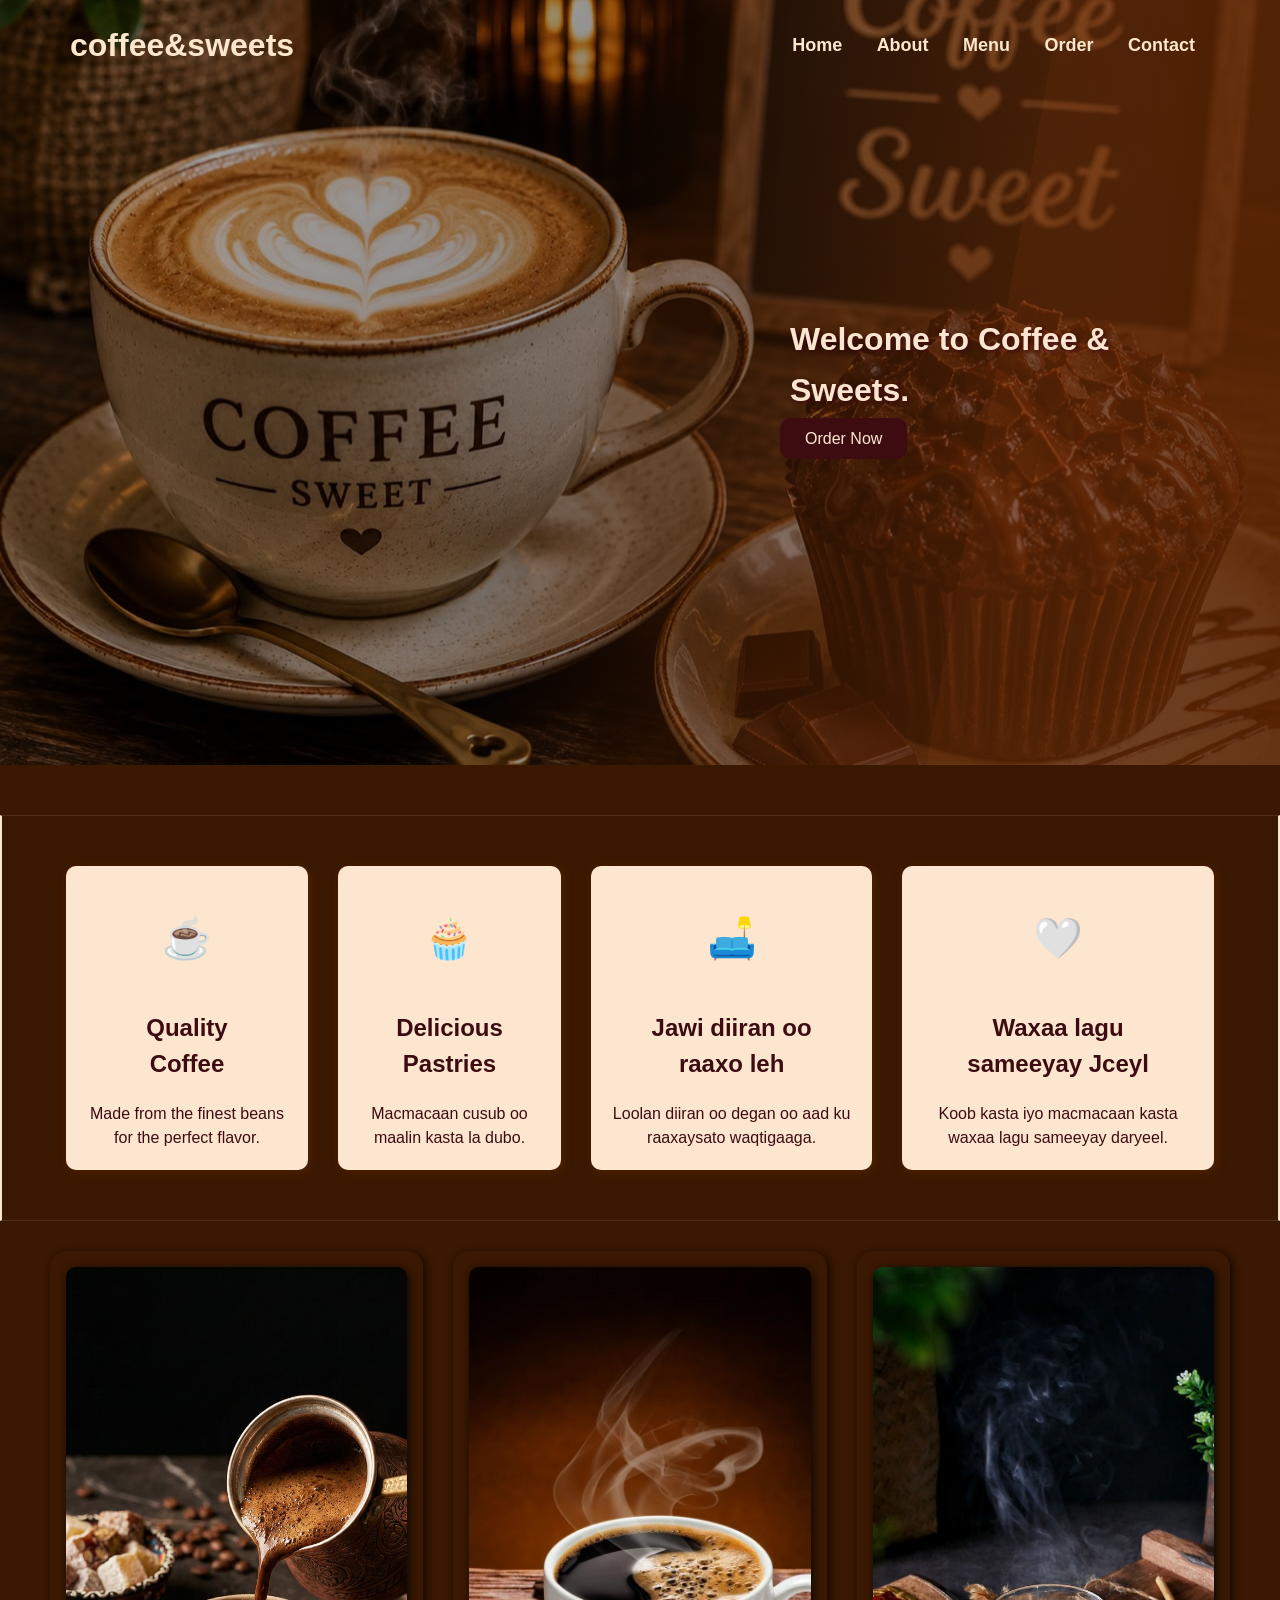
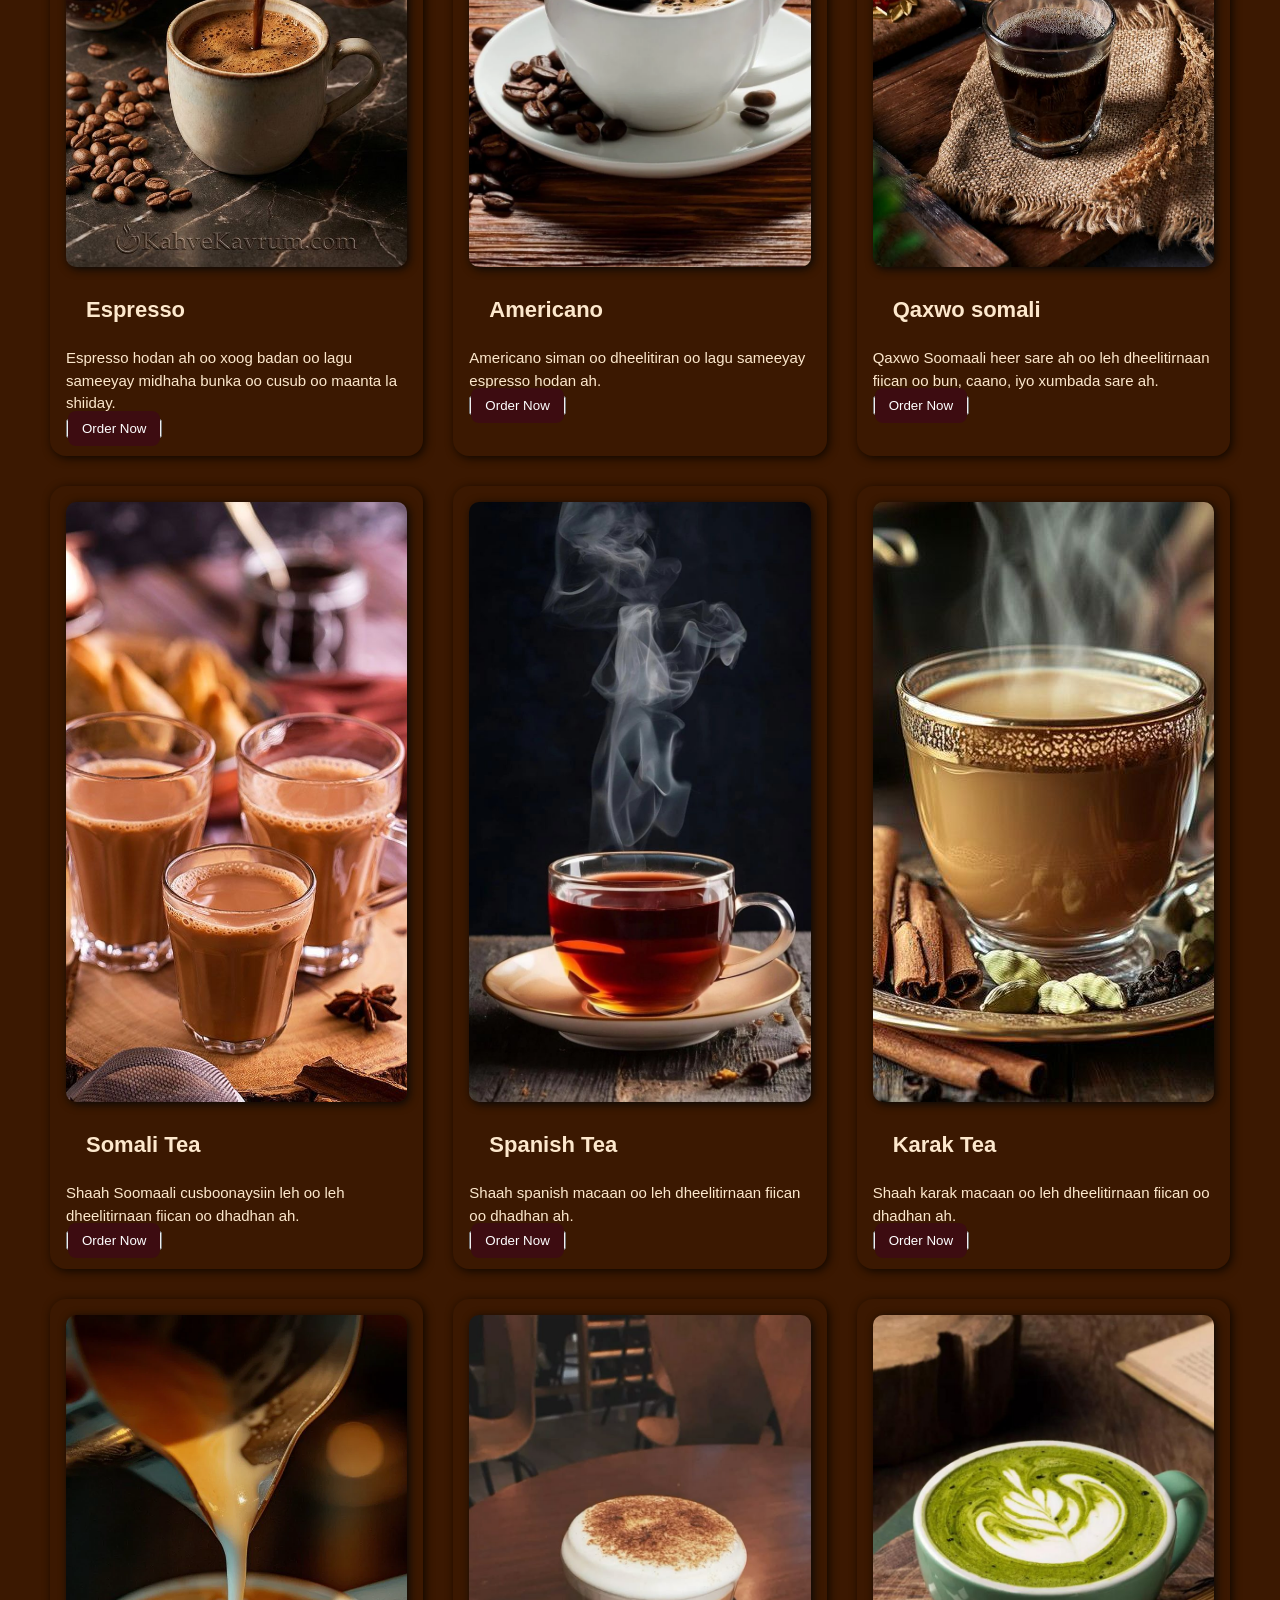
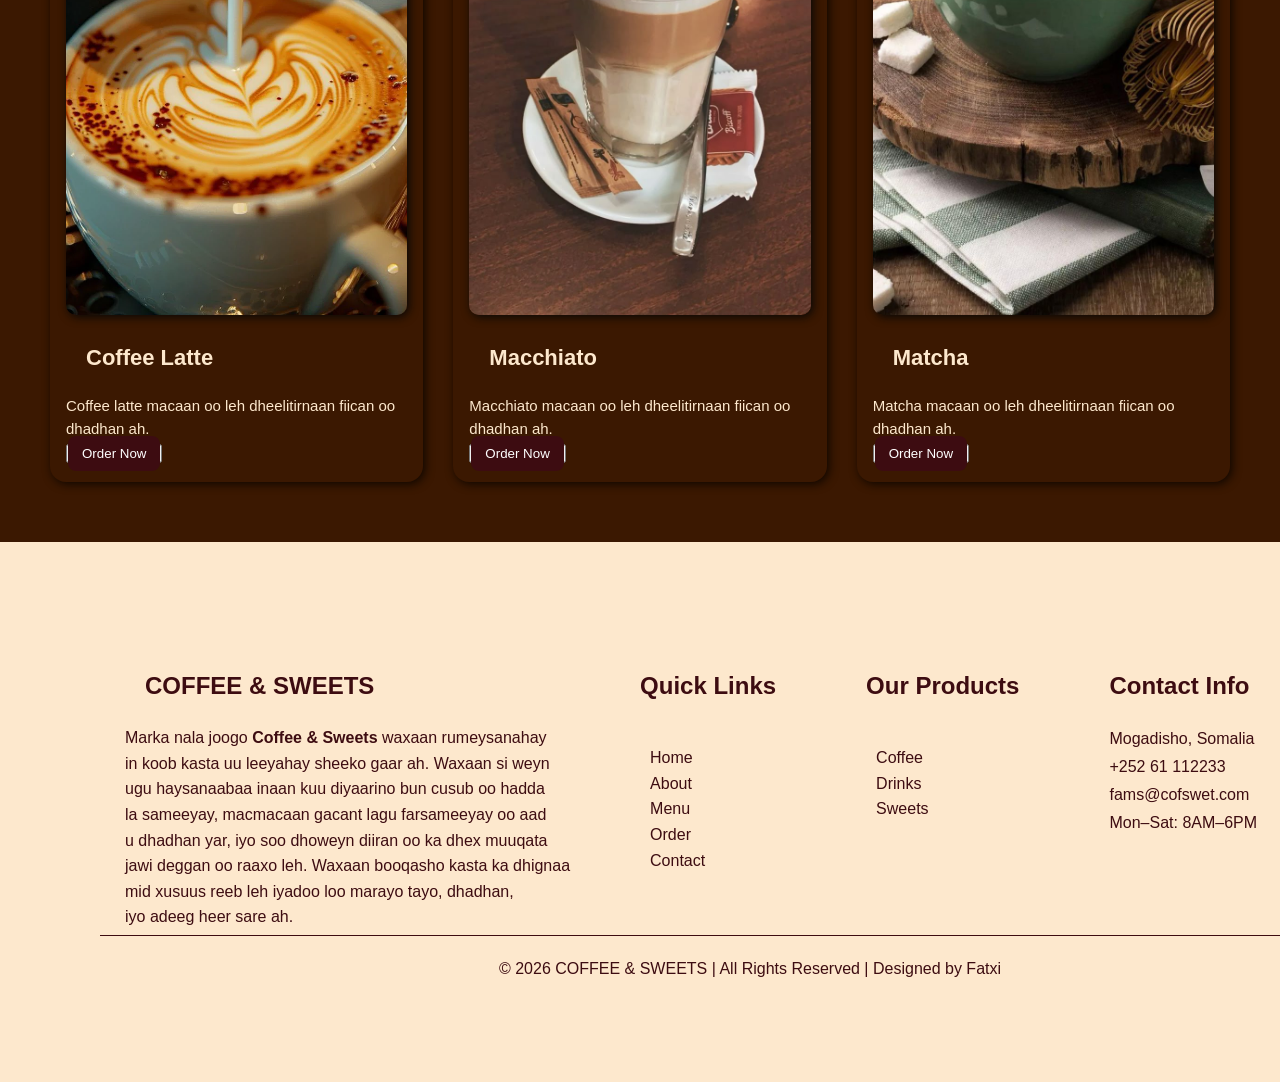
<file: index.html>
<!DOCTYPE html>
<html lang="en">
<head>
    <meta charset="UTF-8">
    <meta name="viewport" content="width=device-width, initial-scale=1.0">
    <title>Coffee & Sweets</title>
    <link rel="stylesheet" href="styl.css">

</head>
<body>

<header class="header">
    <div class="logo">coffee&sweets</div>

    <nav class="nav">
        <div>
            <a href="index.html">Home</a>
            <a href="about.html">About</a>
            <a href="menu.html">Menu</a>
            <a href="order.html">Order</a>
            <a href="contact.html">Contact</a>
        </div>
        <i class="bi bi-compass"></i>
    </nav>

    
</header>

<section class="hero">

    <div class="overlay">

        <div class="content">
            <h1>Welcome to Coffee & Sweets.</h1>

           

             <a href="oder" class="btn">Order Now</a>
        </div>
    </div>
</section>

<section class="features">

    <div class="boxn">
        <h3>☕</h3>
        <h2>Quality Coffee</h2>
        <p>Made from the finest beans for the perfect flavor.</p>
    </div>

    <div class="boxn">
        <h3>🧁</h3>
        <h2>Delicious Pastries</h2>
        <p>Macmacaan cusub oo maalin kasta la dubo.</p>
    </div>

    <div class="boxn">
        <h3>🛋️</h3>
        <h2>Jawi diiran oo raaxo leh</h2>
        <p>Loolan diiran oo degan oo aad ku raaxaysato waqtigaaga.</p>
    </div>

    <div class="boxn">
        <h3>🤍</h3>
        <h2>Waxaa lagu sameeyay Jceyl</h2>
        <p>Koob kasta iyo macmacaan kasta waxaa lagu sameeyay daryeel.</p>
    </div>

</section>
<div class="main">
    <div class="boxs">
        <div class="box1">
            <img src="espresso.jfif" alt="Coffee 1" class="sawir">
            <h2>Espresso</h2>
           <p>Espresso hodan ah oo xoog badan oo lagu sameeyay midhaha bunka oo cusub oo maanta la shiiday.</p>
           <button class="order-button"><a href="order.html">Order Now</a></button>
        </div>
        <div class="box2">
            <img src="americano.webp" alt="Dessert 1" class="sawir">
            <h2>Americano</h2>
            <p>Americano siman oo dheelitiran oo lagu sameeyay espresso hodan ah.</p>
            <button class="order-button"><a href="order.html">Order Now</a></button>
        </div>
        <div class="box3">
            <img src="qaxwo.jfif" alt="Coffee 2" class="sawir">
            <h2>Qaxwo somali</h2>
            <p>Qaxwo Soomaali heer sare ah oo leh dheelitirnaan fiican oo bun, caano, iyo xumbada sare ah.</p>
            <button class="order-button"><a href="order.html">Order Now</a></button>
       </div>
       <div class="box4">
          <img src="somali tea.jfif" alt="Dessert 2" class="sawir">
          <h2>Somali Tea</h2>
          <p>Shaah Soomaali cusboonaysiin leh oo leh dheelitirnaan fiican oo dhadhan ah.</p>
          <button class="order-button"><a href="order.html">Order Now</a></button>
       </div>
       <div class="box5">
          <img src="spanish tea.jfif" alt="Coffee 3" class="sawir">
          <h2>Spanish Tea</h2>
          <p>Shaah spanish macaan oo leh dheelitirnaan fiican oo dhadhan ah.</p>
          <button class="order-button"><a href="order.html">Order Now</a></button>
       </div>
       <div class="box6">
          <img src="karak tea.jfif" alt="Dessert 3" class="sawir">
          <h2>Karak Tea</h2>
          <p>Shaah karak macaan oo leh dheelitirnaan fiican oo dhadhan ah.</p>
         <button class="order-button"><a href="order.html">Order Now</a></button>
       </div>
       <div class="box7">
          <img src="coffee latte.webp" alt="Coffee 4" class="sawir">
          <h2>Coffee Latte</h2>
          <p>Coffee latte macaan oo leh dheelitirnaan fiican oo dhadhan ah.</p>
          <button class="order-button"><a href="order.html">Order Now</a></button>
       </div>
       <div class="box8">
          <img src="macchiato.jfif" alt="Dessert 4" class="sawir">
          <h2>Macchiato</h2>
          <p>Macchiato macaan oo leh dheelitirnaan fiican oo dhadhan ah.</p>
          <button class="order-button"><a href="order.html">Order Now</a></button>
       </div>
       <div class="box9">
          <img src="matcha.jfif" alt="Coffee 5" class="sawir">
          <h2>Matcha</h2>
          <p>Matcha macaan oo leh dheelitirnaan fiican oo dhadhan ah.</p>
          <button><a href="order.html">Order Now</a></button>
       </div>
    </div>   
</div>
</body>
<footer class="footern" style="width: 1500px;">
        <div class="footer-box">
            <div class="tex1">
                <h2> COFFEE & SWEETS</h2>
                <p>
                  Marka nala joogo <strong>Coffee & Sweets</strong> waxaan rumeysanahay <br>
                  in koob kasta uu leeyahay sheeko gaar ah. Waxaan si weyn  <br>
                  ugu haysanaabaa inaan kuu diyaarino bun cusub oo hadda  <br>
                  la sameeyay, macmacaan gacant lagu farsameeyay oo aad <br>
                   u dhadhan yar, iyo soo dhoweyn diiran oo ka dhex muuqata <br>
                   jawi deggan oo raaxo leh. Waxaan booqasho kasta ka dhignaa <br>
                    mid xusuus reeb leh iyadoo loo marayo tayo, dhadhan, <br>
                    iyo adeeg heer sare ah.
                </p>
            </div>
        </div>
        <div class="footer-box">
            <div class="tex2">          
               <h3>Quick Links</h3>

               <ul>
                  <li><a href="#">Home</a></li>
                  <li><a href="#">About</a></li>
                  <li><a href="#">Menu</a></li>
                  <li><a href="#">Order</a></li>
                  <li><a href="#">Contact</a></li>
               </ul>
           </div>
        </div>

        <div class="footer-box">
            <div class="tex3"> 
                <h3>Our Products</h3>
                <ul>
                    <li><a href="#">Coffee</a></li>
                    <li><a href="#">Drinks</a></li>
                    <li><a href="#">Sweets</a></li>
                </ul>
            </div>
        </div>
         <div class="footer-box">
            <div class="tex4"> 
                <h3>Contact Info</h3>
                <p><i class="fas fa-location-dot"></i> Mogadisho, Somalia</p>
                <p><i class="fas fa-phone"></i>+252 61 112233</p>
                <p><i class="fas fa-envelope"></i> fams@cofswet.com</p>
                <p><i class="far fa-clock"></i>Mon–Sat: 8AM–6PM</p>
            </div>
         </div>    
       

    

    <hr>

    <div class="copyright">
       <p class="copy"> © 2026 COFFEE & SWEETS | All Rights Reserved | Designed by Fatxi</p>
    </div>

</footer>
</html>
</file>
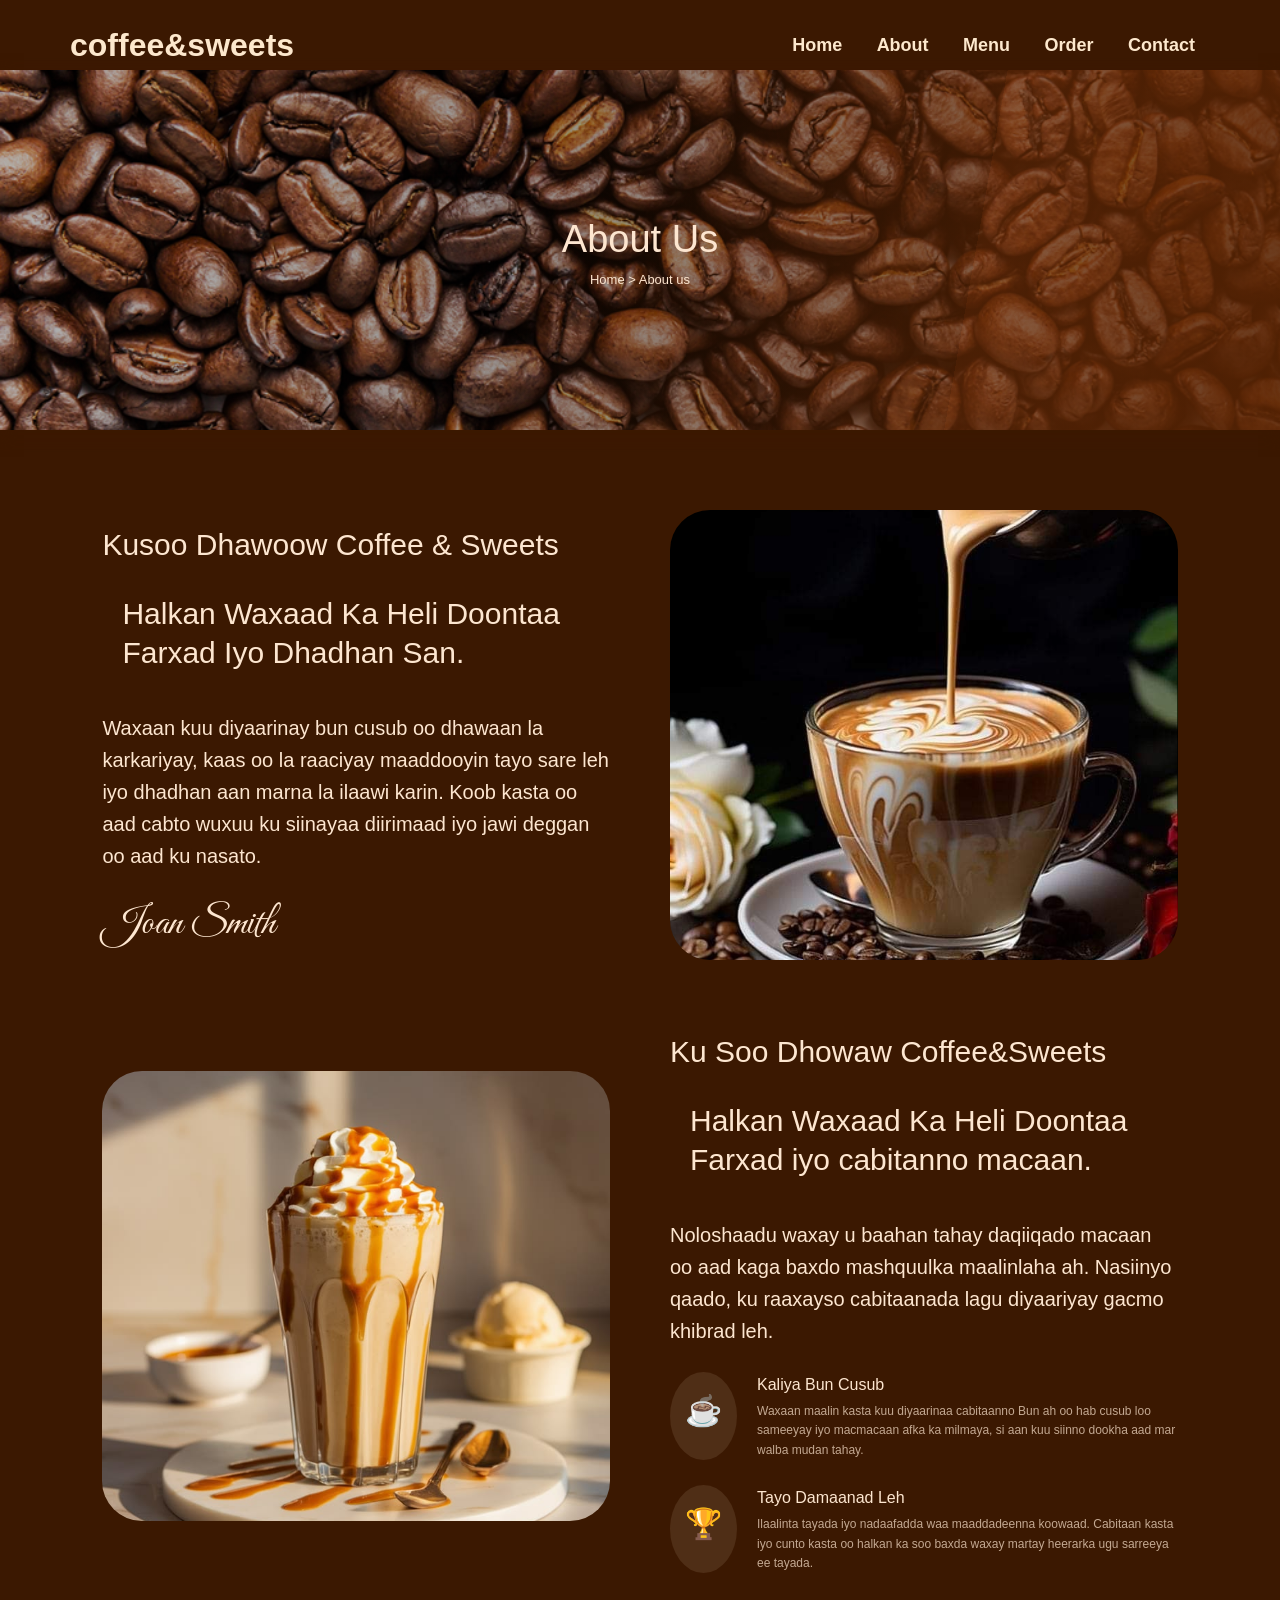
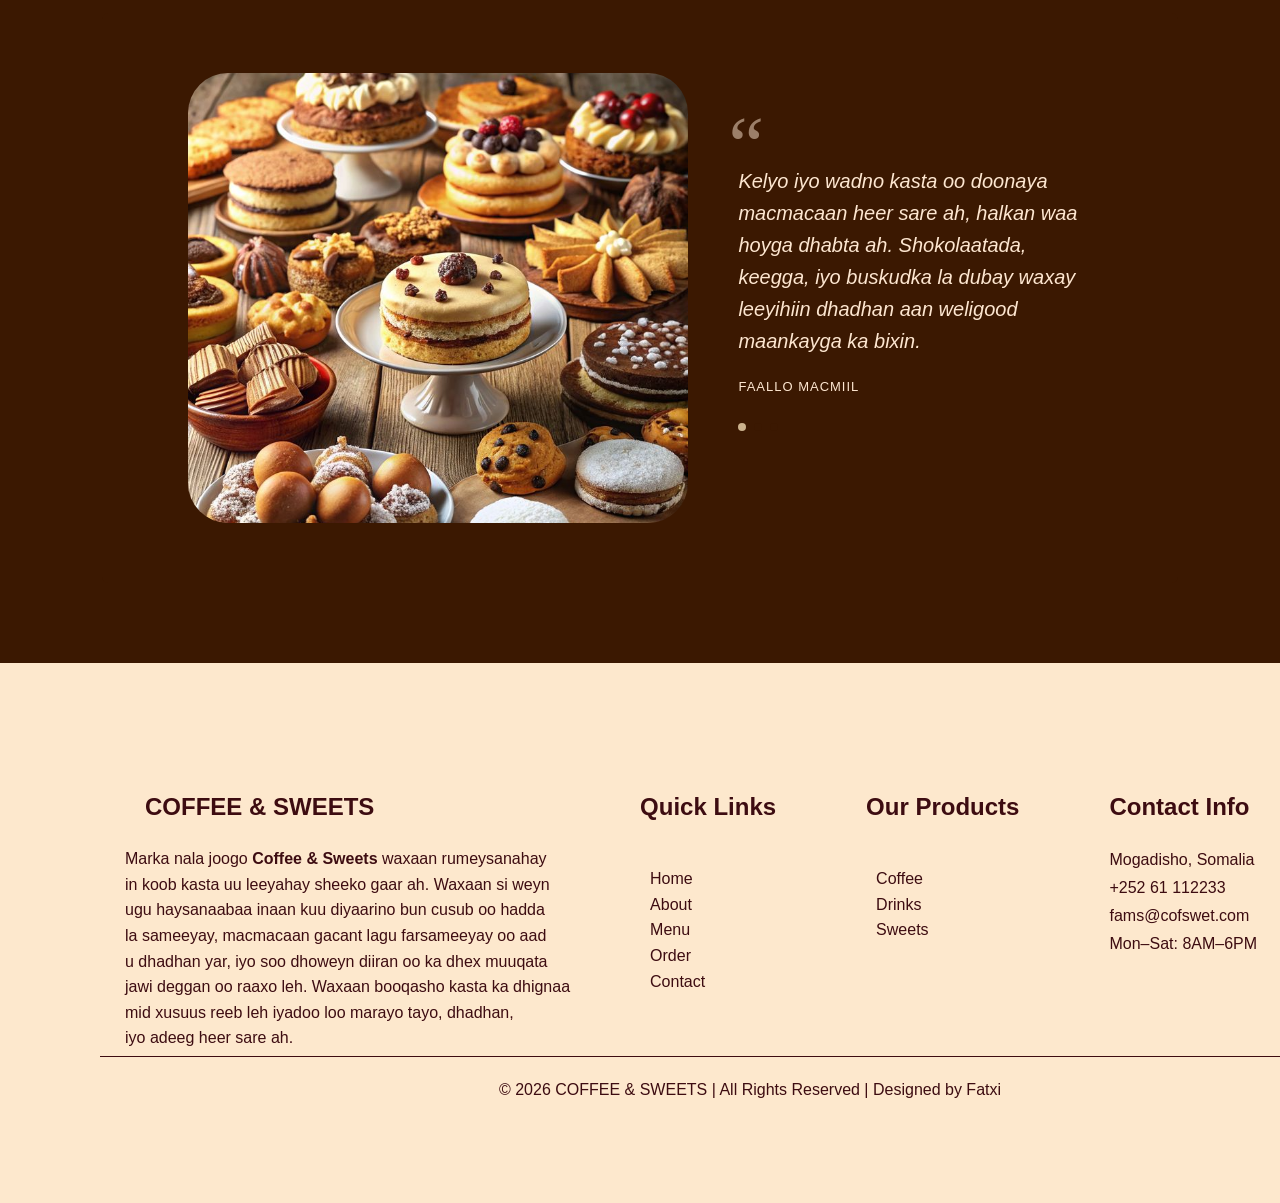
<file: about.html>
<!DOCTYPE html>
<html lang="so">
<head>
    <meta charset="UTF-8">
    <meta name="viewport" content="width=device-width, initial-scale=1.0">
    <title>Coffee&Sweets</title>
    <!-- Google Fonts oo lagu helayo farta signature-ka iyo farta qoraalka -->
    <link href="https://fonts.googleapis.com/css2?family=Great+Vibes&family=Poppins:ital,wght@0,300;0,400;0,600;1,400&display=swap" rel="stylesheet">
    <link rel="stylesheet" href="styl.css">



</head>
<body>

    <!-- Navigation Header -->
    <header class="header">
    <div class="logo">coffee&sweets</div>

    <nav class="nav">
        <div>
            <a href="index.html">Home</a>
            <a href="about.html">About</a>
            <a href="menu.html">Menu</a>
            <a href="order.html">Order</a>
            <a href="contact.html">Contact</a>
        </div>
        <i class="bi bi-compass"></i>
    </nav>

    
</header>

    <!-- Banner -->
    <section class="banner">
        <h1>About Us</h1>
        <p>Home > <span>About us</span></p>
    </section>

    <div class="container">
        
        <!-- Section 1: Intro -->
        <div class="about-grid">
            <div>
                <p class="sub-heading">Kusoo Dhawoow Coffee & Sweets</p>
                <h2 class="main-heading">Halkan Waxaad Ka Heli Doontaa Farxad Iyo Dhadhan San.</h2>
                <p class="description">Waxaan kuu diyaarinay bun cusub oo dhawaan la karkariyay, kaas oo la raaciyay maaddooyin tayo sare leh iyo dhadhan aan marna la ilaawi karin. Koob kasta oo aad cabto wuxuu ku siinayaa diirimaad iyo jawi deggan oo aad ku nasato.</p>
                <div class="signature">Joan Smith</div>
            </div>
            <div>
                <img src="cc1.jfif" alt="Coffee Preparation" class="grid-img">
            </div>
        </div>

        <!-- Section 2: Features -->
        <div class="about-grid" style="margin-top: 60px;">
            <div>
                <img src="drink.jfif" alt="Sweets and Food" class="grid-img">
            </div>
            <div>
                <p class="sub-heading">Ku Soo Dhowaw Coffee&Sweets</p>
                <h2 class="main-heading">Halkan Waxaad Ka Heli Doontaa Farxad iyo cabitanno macaan.</h2>
                <p class="description">Noloshaadu waxay u baahan tahay daqiiqado macaan oo aad kaga baxdo mashquulka maalinlaha ah. Nasiinyo qaado, ku raaxayso cabitaanada lagu diyaariyay gacmo khibrad leh.</p>
                
                <!-- Feature 1 -->
                <div class="feature-item">
                    <div class="feature-icon">☕</div>
                    <div class="feature-text">
                        <h4>Kaliya Bun Cusub</h4>
                        <p>Waxaan maalin kasta kuu diyaarinaa cabitaanno Bun ah oo hab cusub loo sameeyay iyo macmacaan afka ka milmaya, si aan kuu siinno dookha aad mar walba mudan tahay.</p>
                    </div>
                </div>

                <!-- Feature 2 -->
                <div class="feature-item">
                    <div class="feature-icon">🏆</div>
                    <div class="feature-text">
                        <h4>Tayo Damaanad Leh</h4>
                        <p>Ilaalinta tayada iyo nadaafadda waa maaddadeenna koowaad. Cabitaan kasta iyo cunto kasta oo halkan ka soo baxda waxay martay heerarka ugu sarreeya ee tayada.</p>
                    </div>
                </div>
            </div>
        </div>

        <!-- Section 3: Testimonial -->
        <div class="testimonial-section">
            <img src="swe.jfif" alt="Barista Specialist" class="testimonial-img">
            <div class="testimonial-content">
                <div class="quote-mark">“</div>
                <p class="quote-text">Kelyo iyo wadno kasta oo doonaya macmacaan heer sare ah, halkan waa hoyga dhabta ah. Shokolaatada, keegga, iyo buskudka la dubay waxay leeyihiin dhadhan aan weligood maankayga ka bixin.</p>
                <p class="author-name">faallo macmiil</p>
                <div class="dots">
                    <div class="dot active"></div>
                    <div class="dot"></div>
                    <div class="dot"></div>
                </div>
            </div>
        </div>

    </div>

</body>
<footer class="footern" style="width: 1500px;">
        <div class="footer-box">
            <div class="tex1">
                <h2> COFFEE & SWEETS</h2>
                <p>
                 Marka nala joogo <strong>Coffee & Sweets</strong> waxaan rumeysanahay <br>
                  in koob kasta uu leeyahay sheeko gaar ah. Waxaan si weyn  <br>
                  ugu haysanaabaa inaan kuu diyaarino bun cusub oo hadda  <br>
                  la sameeyay, macmacaan gacant lagu farsameeyay oo aad <br>
                   u dhadhan yar, iyo soo dhoweyn diiran oo ka dhex muuqata <br>
                   jawi deggan oo raaxo leh. Waxaan booqasho kasta ka dhignaa <br>
                    mid xusuus reeb leh iyadoo loo marayo tayo, dhadhan, <br>
                    iyo adeeg heer sare ah.
                </p>
            </div>
        </div>
        <div class="footer-box">
            <div class="tex2">          
               <h3>Quick Links</h3>

               <ul>
                  <li><a href="#">Home</a></li>
                  <li><a href="#">About</a></li>
                  <li><a href="#">Menu</a></li>
                  <li><a href="#">Order</a></li>
                  <li><a href="#">Contact</a></li>
               </ul>
           </div>
        </div>

        <div class="footer-box">
            <div class="tex3"> 
                <h3>Our Products</h3>
                <ul>
                    <li><a href="#">Coffee</a></li>
                    <li><a href="#">Drinks</a></li>
                    <li><a href="#">Sweets</a></li>
                </ul>
            </div>
        </div>
         <div class="footer-box">
            <div class="tex4"> 
                <h3>Contact Info</h3>
                <p><i class="fas fa-location-dot"></i> Mogadisho, Somalia</p>
                <p><i class="fas fa-phone"></i>+252 61 112233</p>
                <p><i class="fas fa-envelope"></i> fams@cofswet.com</p>
                <p><i class="far fa-clock"></i>Mon–Sat: 8AM–6PM</p>
            </div>
         </div>    
       

    

    <hr>

    <div class="copyright">
       <p class="copy"> © 2026 COFFEE & SWEETS | All Rights Reserved | Designed by Fatxi</p>
    </div>

</footer>
</html>
</file>
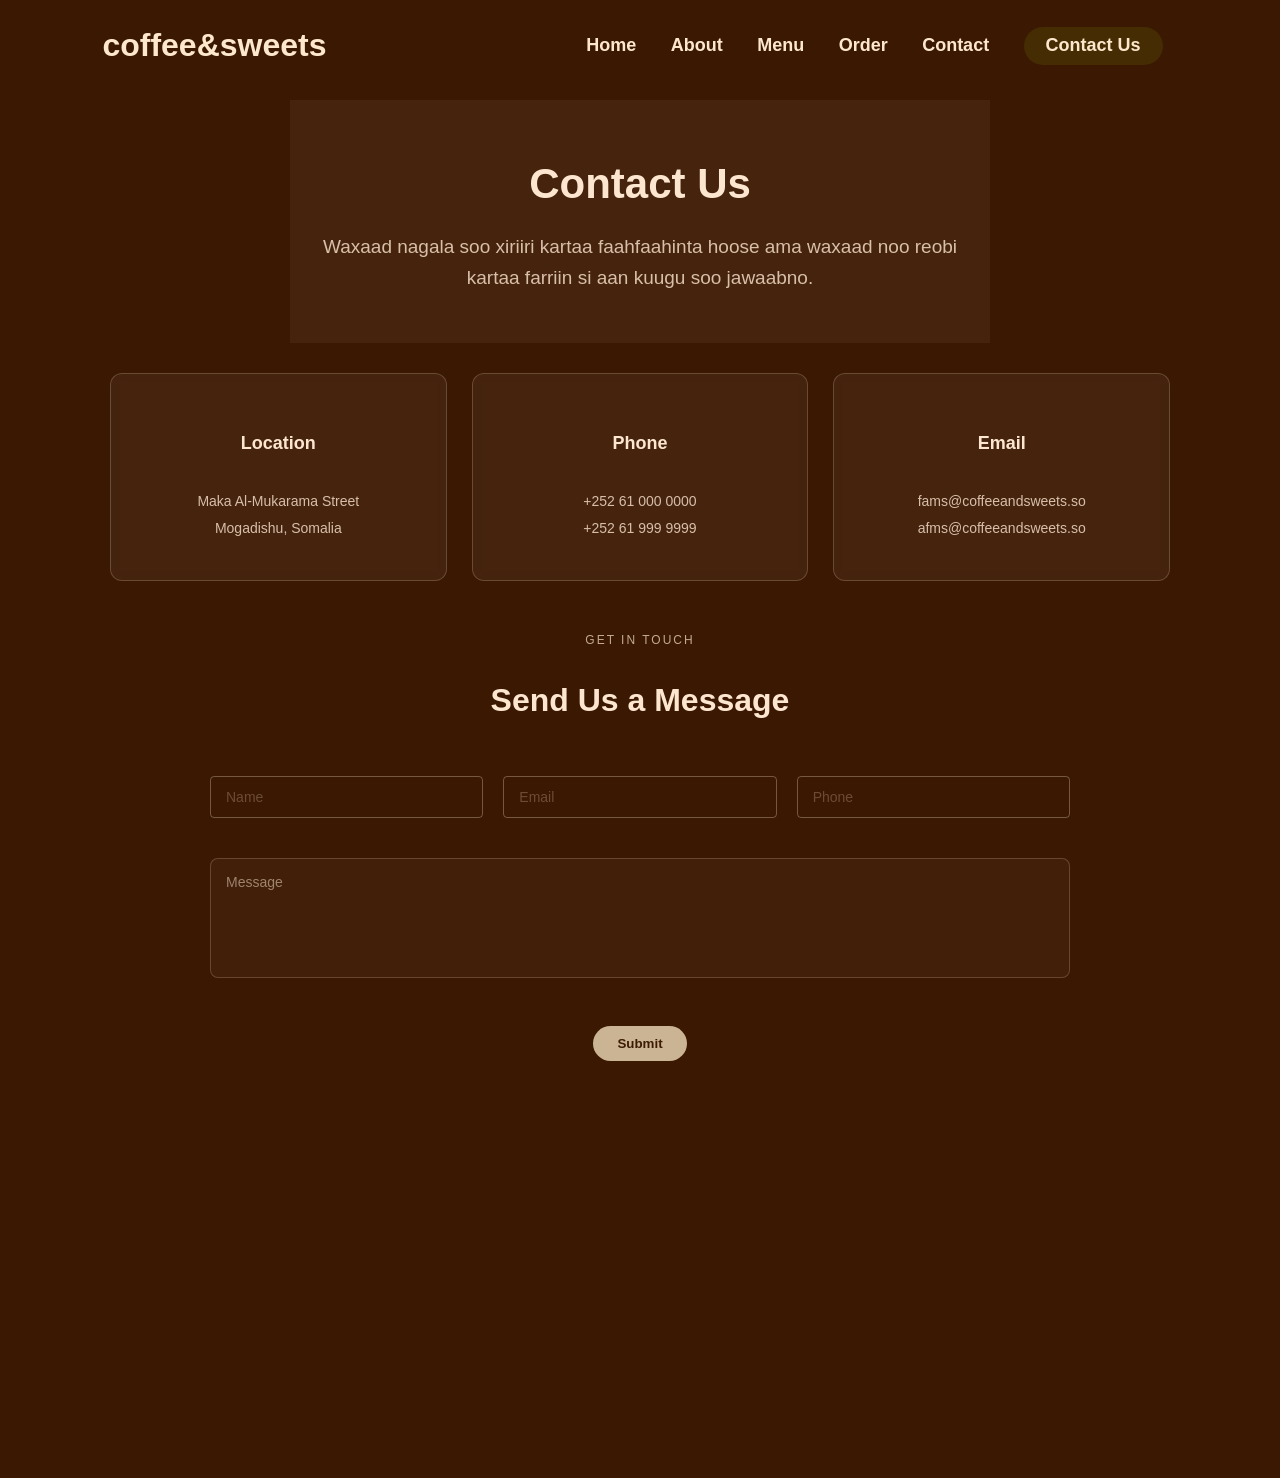
<file: contact.html>
<!DOCTYPE html>
<html lang="so">
<head>
    <meta charset="UTF-8">
    <meta name="viewport" content="width=device-width, initial-scale=1.0">
    <title>Coffee & Sweets - Contact Us</title>
    <!-- Google Fonts & Font Awesome Icons -->
    <link href="https://fonts.googleapis.com/css2?family=Poppins:wght@300;400;600;700&display=swap" rel="stylesheet">

    <link rel="stylesheet" href="styl.css">
    
    
</head>
<body>

    <!-- Header Section -->
    <header class="headers">
    <div class="logo">coffee&sweets</div>

    <nav class="nav">
        <div>
            <a href="index.html">Home</a>
            <a href="about.html">About</a>
            <a href="menu.html">Menu</a>
            <a href="order.html">Order</a>
            <a href="contact.html">Contact</a>
            <a href="#" class="btn-nav">Contact Us</a>
        </div>
        <i class="bi bi-compass"></i>
    </nav>

    
</header>

    <!-- Hero Title -->
    <section class="heros">
        <h1>Contact Us</h1>
        <p>Waxaad nagala soo xiriiri kartaa faahfaahinta hoose ama waxaad noo reobi kartaa farriin si aan kuugu soo jawaabno.</p>
    </section>

    <!-- Info Cards -->
    <section class="cards-container">
        <!-- Location Card -->
        <div class="card">
            <i class="fa-solid fa-location-dot"></i>
            <h3>Location</h3>
            <p>Maka Al-Mukarama Street</p>
            <p>Mogadishu, Somalia</p>
        </div>

        <!-- Phone Card -->
        <div class="card">
            <i class="fa-solid fa-phone"></i>
            <h3>Phone</h3>
            <p>+252 61 000 0000</p>
            <p>+252 61 999 9999</p>
        </div>

        <!-- Email Card -->
        <div class="card">
            <i class="fa-solid fa-envelope"></i>
            <h3>Email</h3>
            <p>fams@coffeeandsweets.so</p>
            <p>afms@coffeeandsweets.so</p>
        </div>
    </section>

    <!-- Form Section -->
    <section class="form-section">
        <div class="sub-title">GET IN TOUCH</div>
        <h2>Send Us a Message</h2>

        <form class="contact-form" action="#" method="POST">
            <div class="form-row">
                <div class="form-group">
                    <input type="text" class="form-control" placeholder="Name" required>
                </div>
                <div class="form-group">
                    <input type="email" class="form-control" placeholder="Email" required>
                </div>
                <div class="form-group">
                    <input type="tel" class="form-control" placeholder="Phone">
                </div>
            </div>
            <div class="form-group">
                <textarea class="form-control" placeholder="Message" required></textarea>
            </div>
            <button class="submit-btn">Submit</button>
        </form>
    </section>

    <!-- Map Section -->
    <section class="map-section">
        <iframe 
            src="https://www.google.com/maps/embed?pb=!1m18!1m12!1m3!1d15955.265213601811!2d45.3181615!3d2.0469343!2m3!1f0!2f0!3f0!3m2!1i1024!2i768!4f13.1!3m3!1m2!1s0x3d58421888496845%3A0xb35e3ef34a0ec8a5!2sMogadishu%2C%20Somalia!5e0!3m2!1sen!2s!4v1680000000000!5m2!1sen!2s" 
            allowfullscreen="" 
            loading="lazy">
        </iframe>
    </section>

</body>
</html>
</file>
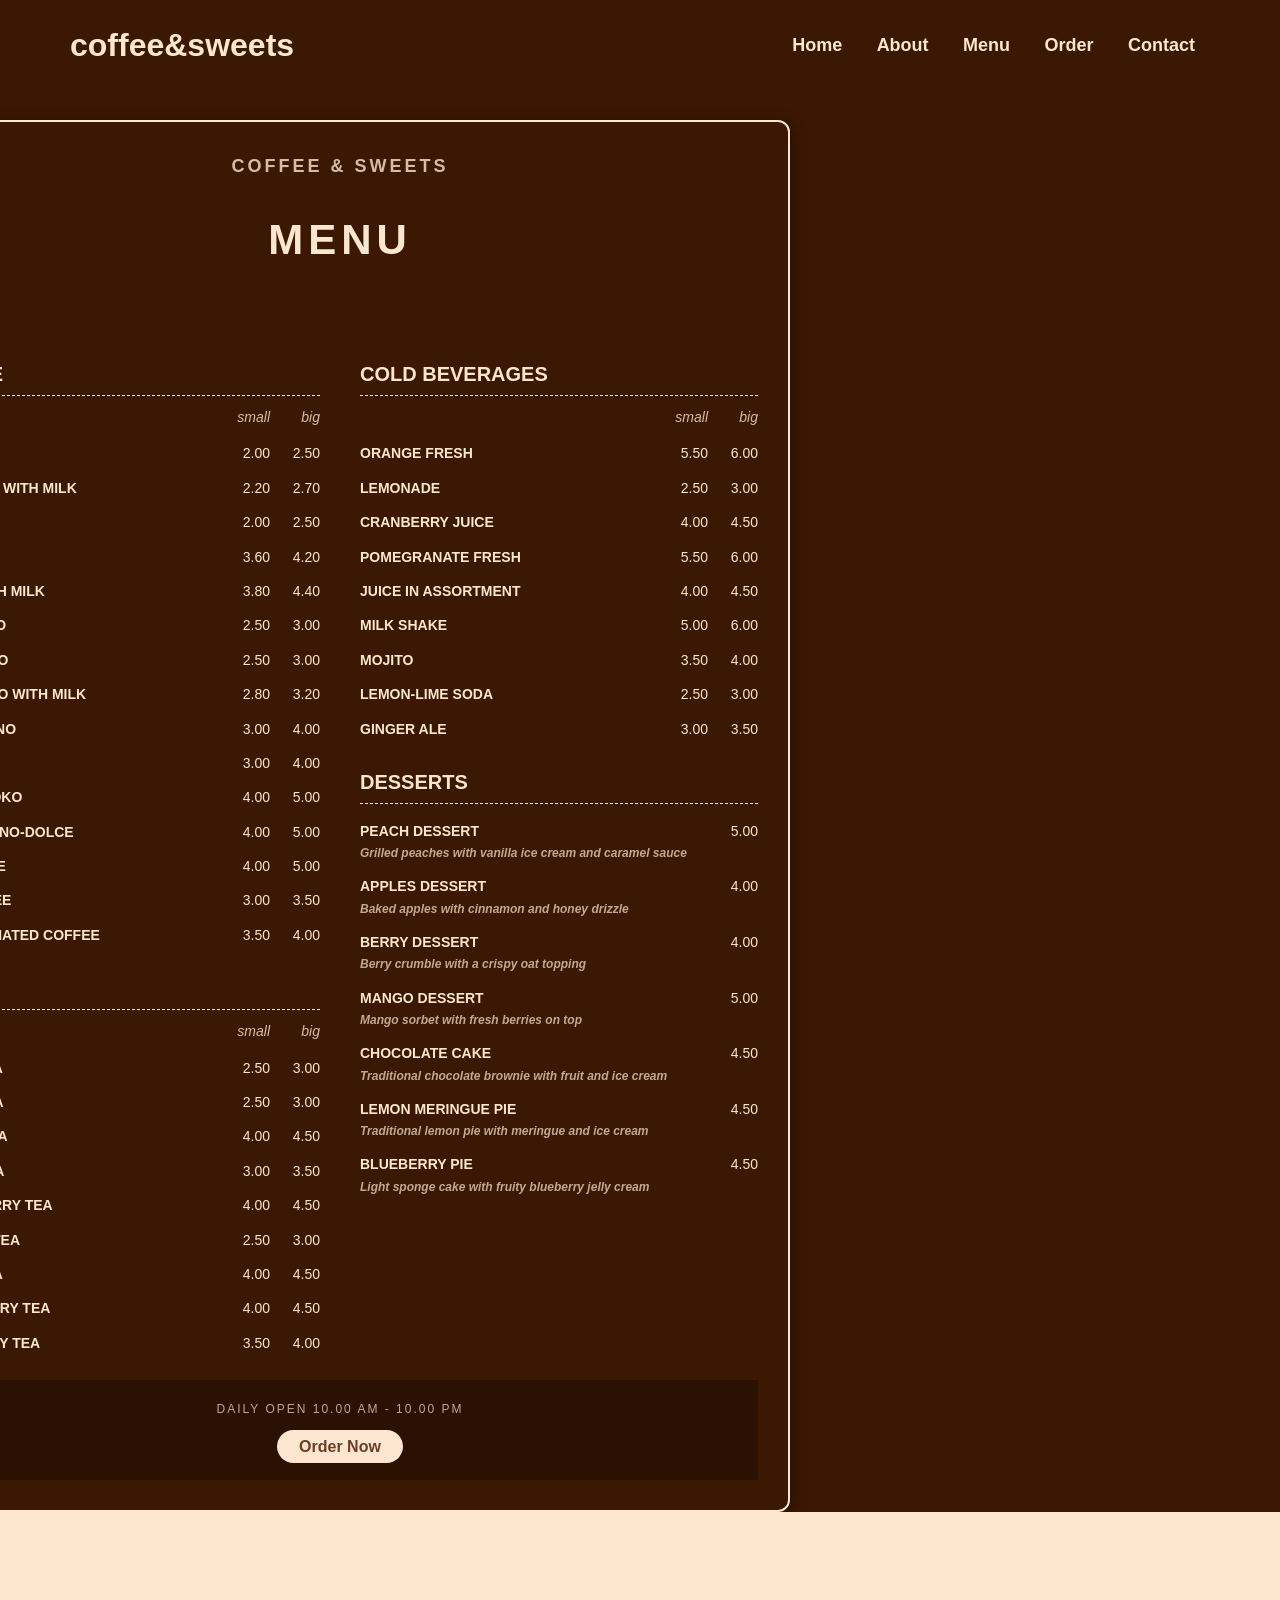
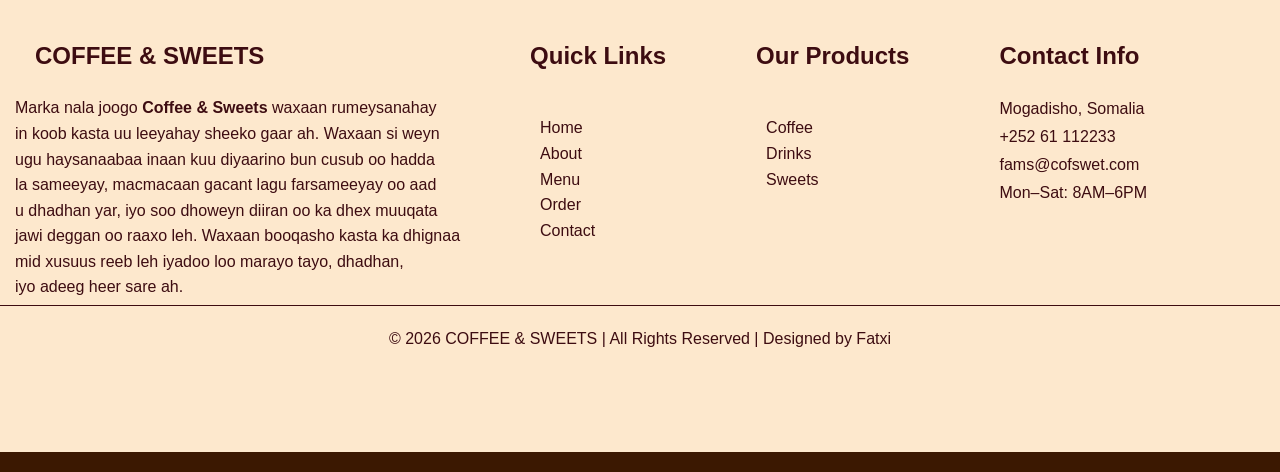
<file: menu.html>
<!DOCTYPE html>
<html lang="en">
<head>
    <meta charset="UTF-8">
    <meta name="viewport" content="width=device-width, initial-scale=1.0">
    <title>About Us</title>
    <link rel="stylesheet" href="styl.css">
</head>
<body>
    <div class="body">
     <header class="header">
           <div class="logo">coffee&sweets</div>
           <nav class="nav">
           <div>
              <a href="index.html">Home</a>
              <a href="about.html">About</a>
              <a href="menu.html">Menu</a>
              <a href="order.html">Order</a>
              <a href="contact.html">Contact</a>
           </div>
           <i class="bi bi-compass"></i>
           </nav>
       </header>
      

<body class="bodyy">

<div class="menu-container">
    <header>
        <h1>Coffee & Sweets</h1>
        <h2>MENU</h2>
    </header>

    <div class="menu-grid">
        <!-- QAYBTA MIDIG (COFFEE & TEA) -->
        <div class="column">
            
            <!-- COFFEE -->
            <div class="section-title">Coffee</div>
            <table>
                <thead>
                    <tr>
                        <th></th>
                        <th>small</th>
                        <th>big</th>
                    </tr>
                </thead>
                <tbody>
                    <tr>
                        <td class="item-name">ESPRESSO</td>
                        <td class="price">2.00</td>
                        <td class="price">2.50</td>
                    </tr>
                    <tr>
                        <td class="item-name">ESPRESSO WITH MILK</td>
                        <td class="price">2.20</td>
                        <td class="price">2.70</td>
                    </tr>
                    <tr>
                        <td class="item-name">RISTRETO</td>
                        <td class="price">2.00</td>
                        <td class="price">2.50</td>
                    </tr>
                    <tr>
                        <td class="item-name">DOPIO</td>
                        <td class="price">3.60</td>
                        <td class="price">4.20</td>
                    </tr>
                    <tr>
                        <td class="item-name">DOPIO WITH MILK</td>
                        <td class="price">3.80</td>
                        <td class="price">4.40</td>
                    </tr>
                    <tr>
                        <td class="item-name">MACCHIATO</td>
                        <td class="price">2.50</td>
                        <td class="price">3.00</td>
                    </tr>
                    <tr>
                        <td class="item-name">AMERICANO</td>
                        <td class="price">2.50</td>
                        <td class="price">3.00</td>
                    </tr>
                    <tr>
                        <td class="item-name">AMERICANO WITH MILK</td>
                        <td class="price">2.80</td>
                        <td class="price">3.20</td>
                    </tr>
                    <tr>
                        <td class="item-name">CAPPUCCINO</td>
                        <td class="price">3.00</td>
                        <td class="price">4.00</td>
                    </tr>
                    <tr>
                        <td class="item-name">LATTE</td>
                        <td class="price">3.00</td>
                        <td class="price">4.00</td>
                    </tr>
                    <tr>
                        <td class="item-name">MOKO-CHOKO</td>
                        <td class="price">4.00</td>
                        <td class="price">5.00</td>
                    </tr>
                    <tr>
                        <td class="item-name">MOCHACCINO-DOLCE</td>
                        <td class="price">4.00</td>
                        <td class="price">5.00</td>
                    </tr>
                    <tr>
                        <td class="item-name">FLAT WHITE</td>
                        <td class="price">4.00</td>
                        <td class="price">5.00</td>
                    </tr>
                    <tr>
                        <td class="item-name">RAF COFFEE</td>
                        <td class="price">3.00</td>
                        <td class="price">3.50</td>
                    </tr>
                    <tr>
                        <td class="item-name">DECAFFEINATED COFFEE</td>
                        <td class="price">3.50</td>
                        <td class="price">4.00</td>
                    </tr>
                </tbody>
            </table>

            <!-- TEA -->
            <div class="section-title">Tea</div>
            <table>
                <thead>
                    <tr>
                        <th></th>
                        <th>small</th>
                        <th>big</th>
                    </tr>
                </thead>
                <tbody>
                    <tr>
                        <td class="item-name">BLACK TEA</td>
                        <td class="price">2.50</td>
                        <td class="price">3.00</td>
                    </tr>
                    <tr>
                        <td class="item-name">GREEN TEA</td>
                        <td class="price">2.50</td>
                        <td class="price">3.00</td>
                    </tr>
                    <tr>
                        <td class="item-name">MANGO TEA</td>
                        <td class="price">4.00</td>
                        <td class="price">4.50</td>
                    </tr>
                    <tr>
                        <td class="item-name">LEMON TEA</td>
                        <td class="price">3.00</td>
                        <td class="price">3.50</td>
                    </tr>
                    <tr>
                        <td class="item-name">STRAWBERRY TEA</td>
                        <td class="price">4.00</td>
                        <td class="price">4.50</td>
                    </tr>
                    <tr>
                        <td class="item-name">ROOIBOS TEA</td>
                        <td class="price">2.50</td>
                        <td class="price">3.00</td>
                    </tr>
                    <tr>
                        <td class="item-name">PEACH TEA</td>
                        <td class="price">4.00</td>
                        <td class="price">4.50</td>
                    </tr>
                    <tr>
                        <td class="item-name">MIXED BERRY TEA</td>
                        <td class="price">4.00</td>
                        <td class="price">4.50</td>
                    </tr>
                    <tr>
                        <td class="item-name">BLUEBERRY TEA</td>
                        <td class="price">3.50</td>
                        <td class="price">4.00</td>
                    </tr>
                </tbody>
            </table>

        </div>

        <!-- QAYBTA BIDIX (COLD BEVERAGES & DESSERTS) -->
        <div class="column">
            
            <!-- COLD BEVERAGES -->
            <div class="section-title">Cold Beverages</div>
            <table>
                <thead>
                    <tr>
                        <th></th>
                        <th>small</th>
                        <th>big</th>
                    </tr>
                </thead>
                <tbody>
                    <tr>
                        <td class="item-name">ORANGE FRESH</td>
                        <td class="price">5.50</td>
                        <td class="price">6.00</td>
                    </tr>
                    <tr>
                        <td class="item-name">LEMONADE</td>
                        <td class="price">2.50</td>
                        <td class="price">3.00</td>
                    </tr>
                    <tr>
                        <td class="item-name">CRANBERRY JUICE</td>
                        <td class="price">4.00</td>
                        <td class="price">4.50</td>
                    </tr>
                    <tr>
                        <td class="item-name">POMEGRANATE FRESH</td>
                        <td class="price">5.50</td>
                        <td class="price">6.00</td>
                    </tr>
                    <tr>
                        <td class="item-name">JUICE IN ASSORTMENT</td>
                        <td class="price">4.00</td>
                        <td class="price">4.50</td>
                    </tr>
                    <tr>
                        <td class="item-name">MILK SHAKE</td>
                        <td class="price">5.00</td>
                        <td class="price">6.00</td>
                    </tr>
                    <tr>
                        <td class="item-name">MOJITO</td>
                        <td class="price">3.50</td>
                        <td class="price">4.00</td>
                    </tr>
                    <tr>
                        <td class="item-name">LEMON-LIME SODA</td>
                        <td class="price">2.50</td>
                        <td class="price">3.00</td>
                    </tr>
                    <tr>
                        <td class="item-name">GINGER ALE</td>
                        <td class="price">3.00</td>
                        <td class="price">3.50</td>
                    </tr>
                </tbody>
            </table>

            <!-- DESSERTS -->
            <div class="section-title">Desserts</div>
            <table>
                <tbody>
                    <tr>
                        <td class="item-name">
                            PEACH DESSERT
                            <span class="item-desc">Grilled peaches with vanilla ice cream and caramel sauce</span>
                        </td>
                        <td class="price">5.00</td>
                    </tr>
                    <tr>
                        <td class="item-name">
                            APPLES DESSERT
                            <span class="item-desc">Baked apples with cinnamon and honey drizzle</span>
                        </td>
                        <td class="price">4.00</td>
                    </tr>
                    <tr>
                        <td class="item-name">
                            BERRY DESSERT
                            <span class="item-desc">Berry crumble with a crispy oat topping</span>
                        </td>
                        <td class="price">4.00</td>
                    </tr>
                    <tr>
                        <td class="item-name">
                            MANGO DESSERT
                            <span class="item-desc">Mango sorbet with fresh berries on top</span>
                        </td>
                        <td class="price">5.00</td>
                    </tr>
                    <tr>
                        <td class="item-name">
                            CHOCOLATE CAKE
                            <span class="item-desc">Traditional chocolate brownie with fruit and ice cream</span>
                        </td>
                        <td class="price">4.50</td>
                    </tr>
                    <tr>
                        <td class="item-name">
                            LEMON MERINGUE PIE
                            <span class="item-desc">Traditional lemon pie with meringue and ice cream</span>
                        </td>
                        <td class="price">4.50</td>
                    </tr>
                    <tr>
                        <td class="item-name">
                            BLUEBERRY PIE
                            <span class="item-desc">Light sponge cake with fruity blueberry jelly cream</span>
                        </td>
                        <td class="price">4.50</td>
                    </tr>
                </tbody>
            </table>

        </div>
    </div>

    <footer class="hos">
       <p>DAILY OPEN 10.00 AM - 10.00 PM</p> 
       <a href="order.html">Order Now</a>
    </footer>
</div>
</body>
<footer class="footern" style="width: 1500px;">
        <div class="footer-box">
            <div class="tex1">
                <h2> COFFEE & SWEETS</h2>
                <p>
                  Marka nala joogo <strong>Coffee & Sweets</strong> waxaan rumeysanahay <br>
                  in koob kasta uu leeyahay sheeko gaar ah. Waxaan si weyn  <br>
                  ugu haysanaabaa inaan kuu diyaarino bun cusub oo hadda  <br>
                  la sameeyay, macmacaan gacant lagu farsameeyay oo aad <br>
                   u dhadhan yar, iyo soo dhoweyn diiran oo ka dhex muuqata <br>
                   jawi deggan oo raaxo leh. Waxaan booqasho kasta ka dhignaa <br>
                    mid xusuus reeb leh iyadoo loo marayo tayo, dhadhan, <br>
                    iyo adeeg heer sare ah. 
                    
                </p>
            </div>
        </div>
        <div class="footer-box">
            <div class="tex2">          
               <h3>Quick Links</h3>

               <ul>
                  <li><a href="#">Home</a></li>
                  <li><a href="#">About</a></li>
                  <li><a href="#">Menu</a></li>
                  <li><a href="#">Order</a></li>
                  <li><a href="#">Contact</a></li>
               </ul>
           </div>
        </div>

        <div class="footer-box">
            <div class="tex3"> 
                <h3>Our Products</h3>
                <ul>
                    <li><a href="#">Coffee</a></li>
                    <li><a href="#">Drinks</a></li>
                    <li><a href="#">Sweets</a></li>
                </ul>
            </div>
        </div>
         <div class="footer-box">
            <div class="tex4"> 
                <h3>Contact Info</h3>
                <p><i class="fas fa-location-dot"></i> Mogadisho, Somalia</p>
                <p><i class="fas fa-phone"></i>+252 61 112233</p>
                <p><i class="fas fa-envelope"></i> fams@cofswet.com</p>
                <p><i class="far fa-clock"></i>Mon–Sat: 8AM–6PM</p>
            </div>
         </div>    
       

    

    <hr>

    <div class="copyright">
       <p class="copy"> © 2026 COFFEE & SWEETS | All Rights Reserved | Designed by Fatxi</p>
    </div>

</footer>
</html>
</file>
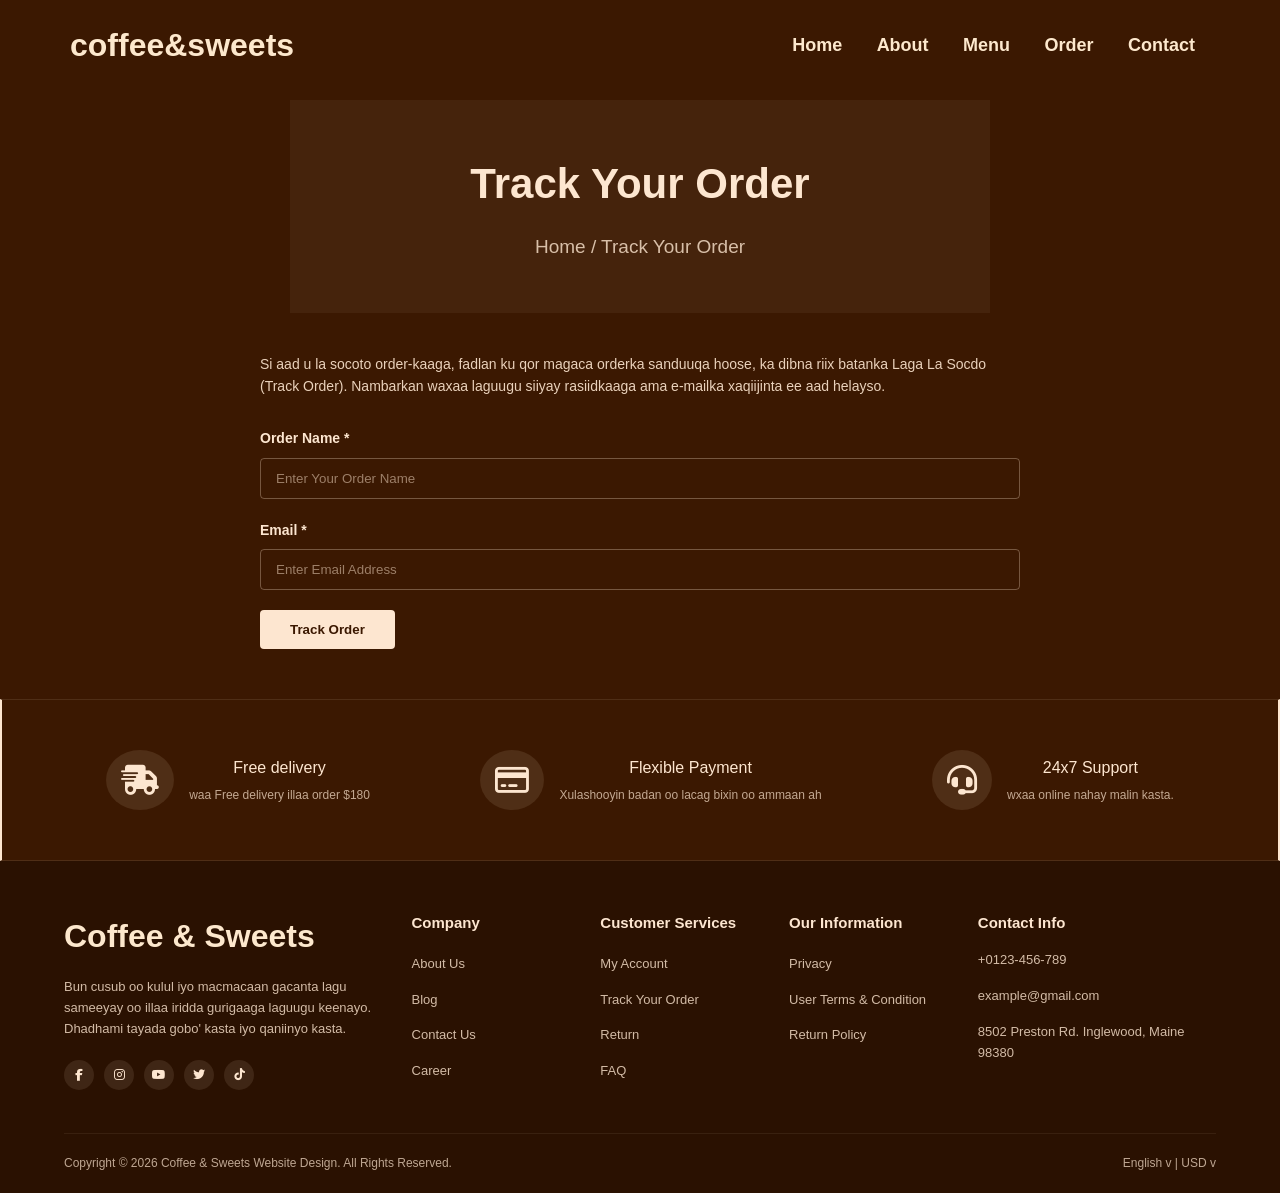
<file: order.html>
<!DOCTYPE html>
<html lang="so">
<head>
    <meta charset="UTF-8">
    <meta name="viewport" content="width=device-width, initial-scale=1.0">
    <title>Coffee & Sweets - Track Your Order</title>
    <link rel="stylesheet" href="styl.css">
    <!-- Font Awesome Icons -->
    <link rel="stylesheet" href="https://cdnjs.cloudflare.com/ajax/libs/font-awesome/6.4.0/css/all.min.css">
        
</head>
<body class="order-page">

    <header class="header">
    <div class="logo">coffee&sweets</div>

    <nav class="nav">
        <div>
            <a href="index.html">Home</a>
            <a href="about.html">About</a>
            <a href="menu.html">Menu</a>
            <a href="order.html">Order</a>
            <a href="contact.html">Contact</a>
        </div>
        <i class="bi bi-compass"></i>
    </nav>

    
</header>
        
    

    <!-- Main Title Section -->
    <section class="heros">
        <h1>Track Your Order</h1>
        <p>Home / Track Your Order</p>
    </section>

    <!-- Order Tracking Form -->
    <div class="order-tracking-container">
        <p class="instruction-text">
            Si aad u la socoto order-kaaga, fadlan ku qor magaca orderka sanduuqa hoose, ka dibna riix batanka Laga La Socdo  (Track Order). Nambarkan waxaa laguugu siiyay rasiidkaaga ama e-mailka xaqiijinta ee aad helayso.
        </p>

        <form action="#">
            <div class="form-group">
                <label for="order-id">Order Name *</label>
                <input type="text" id="order-id" placeholder="Enter Your Order Name">
            </div>
            
            <div class="form-group">
                <label for="billing-email"> Email *</label>
                <input type="email" id="billing-email" placeholder="Enter Email Address">
            </div>

            <button type="submit" class="btn-track">Track Order</button>
        </form>
    </div>

    <!-- Features Section -->
    <section class="features">
        <div class="feature-box">
            <i class="fa-solid fa-truck-fast feature-icon"></i>
            <div class="feature-text">
                <h4>Free delivery</h4>
                <p>waa Free delivery illaa order $180</p>
            </div>
        </div>
        <div class="feature-box">
            <i class="fa-regular fa-credit-card feature-icon"></i>
            <div class="feature-text">
                <h4>Flexible Payment</h4>
                <p>Xulashooyin badan oo lacag bixin oo ammaan ah</p>
            </div>
        </div>
        <div class="feature-box">
            <i class="fa-solid fa-headset feature-icon"></i>
            <div class="feature-text">
                <h4>24x7 Support</h4>
                <p>wxaa online nahay malin kasta.</p>
            </div>
        </div>
    </section>

    <!-- Footer -->
    <footer>
        <div class="footer-grid">
            <!-- Col 1 -->
            <div class="footer-col">
                <div class="logo">
                    <div class="logo-icon"></div>
                    <span>Coffee & Sweets</span>
                </div>
                <p>Bun cusub oo kulul iyo macmacaan gacanta lagu sameeyay oo illaa iridda gurigaaga laguugu keenayo. Dhadhami tayada gobo' kasta iyo qaniinyo kasta.</p>
                <div class="social-icons">
                    <a href="#"><i class="fa-brands fa-facebook-f"></i></a>
                    <a href="#"><i class="fa-brands fa-instagram"></i></a>
                    <a href="#"><i class="fa-brands fa-youtube"></i></a>
                    <a href="#"><i class="fa-brands fa-twitter"></i></a>
                    <a href="#"><i class="fa-brands fa-tiktok"></i></a>
                </div>
            </div>

            <!-- Col 2 -->
            <div class="footer-col">
                <h4>Company</h4>
                <ul>
                    <li><a href="#">About Us</a></li>
                    <li><a href="#">Blog</a></li>
                    <li><a href="#">Contact Us</a></li>
                    <li><a href="#">Career</a></li>
                </ul>
            </div>

            <!-- Col 3 -->
            <div class="footer-col">
                <h4>Customer Services</h4>
                <ul>
                    <li><a href="#">My Account</a></li>
                    <li><a href="#">Track Your Order</a></li>
                    <li><a href="#">Return</a></li>
                    <li><a href="#">FAQ</a></li>
                </ul>
            </div>

            <!-- Col 4 -->
            <div class="footer-col">
                <h4>Our Information</h4>
                <ul>
                    <li><a href="#">Privacy</a></li>
                    <li><a href="#">User Terms & Condition</a></li>
                    <li><a href="#">Return Policy</a></li>
                </ul>
            </div>

            <!-- Col 5 -->
            <div class="footer-col">
                <h4>Contact Info</h4>
                <p>+0123-456-789</p>
                <p>example@gmail.com</p>
                <p>8502 Preston Rd. Inglewood, Maine 98380</p>
            </div>
        </div>

        <!-- Footer Bottom -->
        <div class="footer-bottom">
            <span>Copyright © 2026 Coffee & Sweets Website Design. All Rights Reserved.</span>
            <span>English v | USD v</span>
        </div>
    </footer>

</body>
</html>
</file>
<file: styl.css>
*{
    margin:0;
    padding:0;
    box-sizing:border-box;
    font-family:Arial, Helvetica, sans-serif;

}



.header{
    display:flex;
    justify-content:space-between;
    align-items:center;
    padding:20px 70px;

    position:fixed;
    top:0;
    left:0;
    right:0;
    z-index:1000;
    
}

.logo{
    font-size:32px;
    font-weight:bold;
    color:#FDE8CD;
}


.nav a{
    margin:0 15px;
    text-decoration:none;
    color:#FDE8CD;
    font-weight:bold;
    
    font-size:18px;
    overflow:hidden;
    border-bottom:2px solid transparent;
}

nav a:hover{
    border-bottom:2px solid #7a4a29;

}

.btn{
    background:#3D0C11;
    color:#FDE6D0;
    text-decoration:none;
    padding:12px 25px;
    border-radius:10px;
    margin-top:20px;
}
.btn:hover{
    background:#FDE6D0;
    color: #3D0C11;
   
}

.hero{
    
    height:85vh;
    background:
    linear-gradient(
        100deg,
        rgba(0, 0, 0, 0.10) 0%,
        rgba(0, 0, 0, 0.30) 0%,
        rgba(0, 0, 0, 0.40) 40%,
        rgba(84, 35, 4, 0.75) 75%,
        rgba(98, 41, 6, 0.75) 75%,
        rgba(88, 36, 3, 0.9) 100%
    ),
    url("backg.jpeg") center/cover no-repeat;
    box-shadow: 0 5px 15px #3b1801;
    
    display:flex;
    justify-content:flex-end;
    align-items:center;
    padding-right:120px;
    
}




.content{
    position:relative;
    z-index:2;
    color:#FDE6D0;
    max-width:380px;
    text-align:left;
}

.content h1{
    font-size:50px;
    margin-bottom:20px;
    text-shadow: 2px 2px 4px #3D0C11;
}



.features{
    
    display:grid;
    grid-template-columns:repeat(4,1fr);
    gap:30px;
    padding:50px;
    text-align:center;
    background-color: #3b1801;
    margin-top: 10px;
    border:2px solid #FDE6D0;
}

.boxn{
    padding:20px;
    max-width: 500px;
    max-height: fit-content;
    background:#FDE6D0;
    border-radius:10px;
    box-shadow: 2px 2px 10px #4f2301;
    

}
.boxn:hover{
    transform:translateY(-5px);
    box-shadow:0 10px 20px #FDE6D0;
}

.boxn h3{
    font-size:40px;
}

.boxn h2{
    line-height: 1.5em;
    color:#3D0C11;
}

.boxn p{
    color:#3D0C11;
    line-height:1.5em;
}
.main{
    padding:30px 50px 60px;
    background:#3b1801;
}


.boxs{
    display:grid;
    grid-template-columns:repeat(3, minmax(220px, 1fr));
    grid-template-rows:repeat(3, minmax(320px, auto));
    gap:30px;
    margin:0 auto;
    
}

.boxs > div{
    
    border-radius:16px;
    padding:16px;
    overflow:hidden;
    transition:transform 0.3s ease, box-shadow 0.3s ease;
    box-shadow:2px 2px 10px  #0e0600;
    
}

.boxs > div:hover{
    transform:translateY(-5px);
    box-shadow:0 10px 20px #FDE8CD;
}

.boxs img{
    width: 100%;
    height:600px;
    object-fit:cover;
    object-position:center;
    border-radius:10px;
    display:block;
    box-shadow:2px 2px 10px  #070707;
}
.boxs img :hover{
    transform:translateY(-5px);
    box-shadow:2px 2px 10px  #FDE8CD;
      

}

.boxs h2{
    color:#FDE8CD;
    font-size:22px;
    margin-top:5px;
}

.boxs p{
    color:#FDE8CD;
    line-height:1.5;
    font-size:15px;
}

button a{
    margin-top: 20px;
    padding:10px 14px;
    text-decoration: none;
    border:none;
    border-radius:8px;
    background:#3D0C11;
    color:#fff;
    cursor:pointer;
    transition-duration: 0ms;
}

button a:hover{
    background:#FDE8CD;
    color: #3D0C11;
}



.footern{
    background-color:#FDE8CD ;
    padding: 100px;
    width: 100%;
    
    
}
.footer-box{
    
    width: 100%;
    color: #3D0C11;
    

}

.tex1{
    margin: 5px;
    padding: 0 20px;
    color: #3D0C11;
    float: left;

}
h2{
    font-size: x-large;
    padding: 20px;
   
}
.tex p{
    
    line-height: 1.5em;
    padding-left: 2px;
}
.tex2{
    margin: 5px;
    padding: 0 20px;
    color: #3D0C11;
    float: left;
}
h3{
    font-size: x-large;
    padding: 20px;
}
.footer-box ul{
    list-style: none;
    padding: 20px;
    
    

}
.footer-box ul li a {
    text-decoration: none;
    color:#3D0C11;
    line-height: 1.5em;
    justify-content: center;
    padding-left: 10px;
   

}
.tex3{
    margin: 5px;
    padding: 0 20px;
    color: #3D0C11;
    float: left;
}
.tex4{
    margin: 5px;
    padding: 0 20px;
    color: #3D0C11;
    float: left;
}
.tex4 p{
    padding: 2px 20px;
    line-height: 1.5em;
}

hr{
    margin:45px 0 20px;
    border:none;
    border-top:1px solid #3D0C11;
    clear: both;
}

.copy {
    color: #3D0C11;
    text-align: center;
    align-items: end;
    margin-bottom: 0;
    width: 100%;
    clear: both;
}

@media(max-width:768px){

.footern{
padding:40px 30px;
}




.footer-box h2{
font-size:25px;
}

}
/*about page*/
body {
            background-color: #3b1801; /* Midabka madowga ah ee asalka ah (Dark Background) */
            color: #d1d5db;
            line-height: 1.7;
            margin: 0;
            padding: 0;
            box-sizing: border-box;
            font-family: 'Poppins', sans-serif;
        }

        /* Header / Navigation */
        
     
        /* Page Banner / Hero */
        .banner {
            height: 40vh;
            background:
    linear-gradient(
        100deg,
        rgba(0, 0, 0, 0.10) 0%,
        rgba(0, 0, 0, 0.30) 0%,
        rgba(0, 0, 0, 0.40) 40%,
        rgba(84, 35, 4, 0.75) 75%,
        rgba(98, 41, 6, 0.75) 75%,
        rgba(88, 36, 3, 0.9) 100%
    ),
    url("new.png") center/cover no-repeat;
    box-shadow: 0 5px 15px #3b1801;
            
            display: flex;
            flex-direction: column;
            justify-content: center;
            align-items: center;
            margin-top: 70px;
            text-align: center;
        }

        .banner h1 {
            font-size: 38px;
            color: #FDE6D0;
            font-weight: 400;
        }

        .banner p {
            font-size: 13px;
            color: #FDE6D0;
        }

        .banner p span {
            color: #FDE6D0;
        }

        /* Section Container */
        .container {
            width: 84%;
            max-width: 1200px;
            margin: 0 auto;
            padding: 80px 0;
        }

        .about-grid {
            display: grid;
            grid-template-columns: 1fr 1fr;
            gap: 60px;
            align-items: center;
            margin-bottom: 10px;
        }

        .sub-heading {
            color: #FDE6D0;
            font-size: 30px;
            font-style: bold;
            margin-bottom: 5px;
        }

        .main-heading {
            font-size: 30px;
            color: #FDE6D0;
            font-weight: 400;
            line-height: 1.3;
            margin-bottom: 20px;
        }

        .description {
            font-size: 20px;
            color: #FDE6D0;
            margin-bottom: 15px;
        }

        .signature {
            font-family: 'Great Vibes', cursive;
            font-size: 40px;
            color: #FDE6D0;
            margin-top: 20px;
        }

        .grid-img {
            width: 100%;
            border-radius: 40px;
            object-fit: cover;
            max-height: 450px;
        }

        /* Feature List (Icon + Text) */
        .feature-item {
            display: flex;
            gap: 20px;
            margin-top: 25px;
        }

        .feature-icon {
            font-size: 28px;
            color: #FDE6D0;
        }

        .feature-text h4 {
            color: #FDE6D0;
            font-size: 16px;
            margin-bottom: 3px;
            font-weight: 500;
        }

        .feature-text p {
            font-size: 12px;
            color: #FDE6D0;
        }

        /* Testimonial / Quote Section */
        .testimonial-section {
            background-color: #3b1801;
            margin-top: 40px;
            padding: 60px 8%;
            border-radius: 6px;
            display: flex;
            align-items: center;
            gap: 50px;
        }

        .testimonial-img {
            width: 500px;
            height: 450px;
            object-fit: cover;
            border-radius: 40px;
            max-height: 450px;
        }

        .testimonial-content {
            position: relative;
            flex: 1;
        }

        .quote-mark {
            font-size: 80px;
            color: #FDE6D0;
            line-height: 0;
            position: absolute;
            top: -20px;
            left: -10px;
            font-family: Georgia, serif;
            opacity: 0.5;
        }

        .quote-text {
            font-size: 20px;
            font-style: italic;
            color: #FDE6D0;
            margin-bottom: 20px;
            position: relative;
            z-index: 1;
            line-height: 1.6;
        }

        .author-name {
            font-size: 13px;
            color: #FDE6D0;
            text-transform: uppercase;
            letter-spacing: 1px;
        }

        /* Dots Pagination */
        .dots {
            display: flex;
            gap: 8px;
            margin-top: 25px;
        }

        .dot {
            width: 8px;
            height: 8px;
            background-color: #3b1801;
            border-radius: 50%;
        }

        .dot.active {
            background-color: #cbb28d;
        }

        /* Responsive Layout */
        @media (max-width: 768px) {
            .about-grid, .testimonial-section {
                grid-template-columns: 1fr;
                flex-direction: column;
            }

            .testimonial-img {
                width: 100%;
                height: 250px;
            }

            header nav {
                display: none; /* Mobile Menu (Kan waxaa sii habayn kartaa iyadoo JavaScript leh) */
            }
        }

/* menu page css*/
.bodyy {
    background-color: #3b1801;
    color: #FDE6D0;
    display: flex;
    justify-content: center;
    font-family: 'Segoe UI', Tahoma, Geneva, Verdana, sans-serif;
    margin-top: 100px;
    padding: 20px;
    
    
    
}

.menu-container {
    background-color: #3b1801;
    color: #FDE6D0;
    max-width: 900px;
    width: 100%;
    border: 2px solid #FDE6D0;
    padding: 30px;
    border-radius: 12px;
    box-shadow: 0 4px 15px rgba(0, 0, 0, 0.5);
}

header {
    text-align: center;
    margin-bottom: 30px;
    padding-bottom: 15px;
}

header h1 {
    margin: 0;
    font-size: 18px;
    letter-spacing: 3px;
    text-transform: uppercase;
    opacity: 0.8;
        }

        header h2 {
            margin: 5px 0 0 0;
            font-size: 42px;
            letter-spacing: 5px;
        }

        .menu-grid {
            display: grid;
            grid-template-columns: 1fr 1fr;
            gap: 40px;
        }

        @media (max-width: 768px) {
            .menu-grid {
                grid-template-columns: 1fr;
            }
        }

        .section-title {
            font-size: 20px;
            font-weight: bold;
            margin-top: 20px;
            margin-bottom: 10px;
            border-bottom: 1px dashed #FDE6D0;
            padding-bottom: 5px;
            text-transform: uppercase;
        }

        table {
            width: 100%;
            border-collapse: collapse;
            margin-bottom: 20px;
        }

        th {
            text-align: right;
            font-style: italic;
            font-weight: normal;
            font-size: 14px;
            padding-bottom: 8px;
            opacity: 0.8;
        }

        td {
            padding: 6px 0;
            font-size: 14px;
            vertical-align: top;
        }

        .item-name {
            text-align: left;
            font-weight: 600;
        }

        .item-desc {
            font-size: 12px;
            font-style: italic;
            opacity: 0.7;
            display: block;
            margin-top: 2px;
        }

        .price {
            text-align: right;
            width: 50px;
        }
        .hos{
            color:#FDE8CD;
            justify-content: space-between;
            text-align: center;
            padding: 20px;
        }
        .hos p{
            font-size: 12px;
            letter-spacing: 2px;
            text-transform: uppercase;
            opacity: 0.7;
            padding-bottom: 15px;
        }
        .hos a{
            text-decoration: none;
            color: #6b3e26;
            font-weight: 600;
            padding: 8px 22px;
            border-radius: 20px;
            background-color: #FDE6D0;
            transition: transform 0.2s, background-color 0.2s, color 0.2s;
        }
        .hos a:hover {
            transform: translateY(-2px);
            background-color: #3D0C11;
            color: #FDE6D0;
        }

      
        
/*contact page*/

        :root {
            --bg-color: #3b1801;
            --text-color: #FDE6D0;
            --card-bg: rgba(255, 255, 255, 0.05);
            --input-bg: rgba(255, 255, 255, 0.03);
            --border-color: rgba(253, 230, 208, 0.2);
            --accent-color: #FDE6D0;
        }

        body {
            background-color: var(--bg-color);
            color: var(--text-color);
            line-height: 1.6;
        }

        /* Header / Navigation */
.headers {
    display: flex;
    justify-content: space-between;
    align-items: center;
    padding: 20px 8%;
    position:fixed;
    top:0;
    left:0;
    right:0;
    z-index:1000;
}

        

        

.btn-nav {
    background-color: #452c03;
    color:#3D0C11;
    padding: 8px 22px;
    border-radius: 20px;
    font-weight: 600;
    transition: transform 0.2s,
    
}

.btn-nav:hover {
    transform: translateY(-2px);
    background-color: #ffffff;
    color: #3D0C11;
}

        /* Hero Section */
.heros {
    background-color: var(--bg-color);
    color: var(--text-color);
    text-align: center;
    padding: 50px 20px 30px;
    max-width: 700px;
    margin: 0 auto;
    margin: top 100px;
}

.heros h1 {
    font-size: 42px;
    margin-bottom: 15px;
    font-weight: 700;
}

.heros p {
    font-size: 19px;
    opacity: 0.8;
}

        /* Contact Info Cards */
.cards-container {
    display: grid;
    grid-template-columns: repeat(auto-fit, minmax(250px, 1fr));
    gap: 25px;
    max-width: 1100px;
    margin: 30px auto;
    padding: 0 20px;
          
}

.card {
    background-color: var(--card-bg);
    border: 1px solid var(--border-color);
    padding: 35px 25px;
    border-radius: 12px;
    text-align: center;
    backdrop-filter: blur(5px);
    transition: transform 0.3s ease;
}

.card:hover {
    transform: translateY(-5px);
}

.card i {
    font-size: 28px;
    margin-bottom: 20px;
    color: var(--text-color);
}

.card h3 {
    font-size: 18px;
    margin-bottom: 12px;
}
.card p {
    font-size: 14px;
    opacity: 0.8;
    margin-bottom: 5px;
}

        /* Form Section */
.form-section {
    max-width: 900px;
    margin: 50px auto;
    padding: 0 20px;
    text-align: center;
}

.form-section .sub-title {
    font-size: 12px;
            letter-spacing: 2px;
            text-transform: uppercase;
            opacity: 0.7;
            margin-bottom: 5px;
        }

        .form-section h2 {
            font-size: 32px;
            margin-bottom: 30px;
        }

        .contact-form {
            display: flex;
            flex-direction: column;
            gap: 20px;
        }

        .form-row {
            display: flex;
            gap: 20px;
        }

        .form-group {
            flex: 1;
        }

        .form-control {
            width: 100%;
            padding: 15px;
            background-color: var(--input-bg);
            border: 1px solid var(--border-color);
            border-radius: 8px;
            color: var(--text-color);
            font-size: 14px;
            outline: none;
        }

        .form-control::placeholder {
            color: var(--text-color);
            opacity: 0.5;
        }

        .form-control:focus {
            border-color: var(--text-color);
        }

        textarea.form-control {
            height: 120px;
            resize: none;
        }

        
.submit-btn {
    width: fit-content; 
    padding: 10px 24px; 
    background-color: #cbb493;
    color: #3d1c06;
    border: none;
    border-radius: 20px;
    font-weight: bold;
    cursor: pointer;
    margin: 0 auto;
    display: block; 
}
        

.submit-btn:hover {
    background-color: #FDE6D0;
    box-shadow: 0 5px 15px rgba(253, 230, 208, 0.2);
}

        /* Map Section */
        .map-section {
            margin-top: 60px;
            width: 100%;
            height: 350px;
            filter: grayscale(80%) invert(90%) hue-rotate(180deg); /* Style map to match dark theme */
        }

        .map-section iframe {
            width: 100%;
            height: 100%;
            border: none;
        }

        /* Responsive Design */
        @media (max-width: 768px) {
            .form-row {
                flex-direction: column;
            }
            nav ul {
                display: none; /* Can be enhanced with JS menu */
            }
        }
/*order page*/
.order-page {
            background-color: #3b1801;
            color: #FDE6D0;
        }

        a {
            color: #FDE6D0;
            text-decoration: none;
        }

     
       

        /* Hero Banner Section */
        .heros {
            background-color: rgba(253, 230, 208, 0.05);
            text-align: center;
            padding: 50px 20px;
            position: relative;
            margin-top: 100px;
        }

        .hero h1 {
            font-size: 32px;
            margin-bottom: 10px;
            font-weight: 600;
            margin-left: 10px;
        }

        .hero p {
            font-size: 14px;
            opacity: 0.8;
        }

        /* Form Section */
        .order-tracking-container {
            max-width: 800px;
            margin: 40px auto;
            padding: 0 20px;
        }

        .instruction-text {
            font-size: 14px;
            line-height: 1.6;
            margin-bottom: 30px;
            opacity: 0.9;
        }

        .form-group {
            margin-bottom: 20px;
        }

        .form-group label {
            display: block;
            margin-bottom: 8px;
            font-size: 14px;
            font-weight: bold;
        }

        .form-group input {
            width: 100%;
            padding: 12px 15px;
            background-color: transparent;
            border: 1px solid rgba(253, 230, 208, 0.3);
            border-radius: 4px;
            color: #FDE6D0;
            outline: none;
        }

        .form-group input::placeholder {
            color: rgba(253, 230, 208, 0.5);
        }

        .form-group input:focus {
            border-color: #FDE6D0;
        }

        .btn-track {
            background-color: #FDE6D0;
            color: #3b1801;
            padding: 12px 30px;
            border: none;
            border-radius: 4px;
            font-weight: bold;
            cursor: pointer;
            transition: 0.3s;
        }

        .btn-track:hover {
            background-color: #e0caaf;
        }

        /* Features Section */
        .features {
            display: flex;
            justify-content: space-around;
            padding: 50px 5%;
            margin-top: 50px;
            border-top: 1px solid rgba(253, 230, 208, 0.1);
            border-bottom: 1px solid rgba(253, 230, 208, 0.1);
        }

        .feature-box {
            display: flex;
            align-items: center;
            gap: 15px;
        }

        .feature-icon {
            font-size: 30px;
            background-color: rgba(253, 230, 208, 0.1);
            padding: 15px;
            border-radius: 50%;
        }

        .feature-text h4 {
            font-size: 16px;
            margin-bottom: 5px;
        
        }

        .feature-text p {
            font-size: 12px;
            opacity: 0.7;
        }

        /* Footer Section */
        footer {
            padding: 50px 5% 20px;
            background-color: #2a1101;
        }

        .footer-grid {
            display: grid;
            grid-template-columns: 2fr 1fr 1fr 1fr 1.5fr;
            gap: 30px;
            margin-bottom: 40px;
        }

        .footer-col p {
            font-size: 13px;
            line-height: 1.6;
            margin-top: 15px;
            opacity: 0.8;
        }

        .social-icons {
            display: flex;
            gap: 10px;
            margin-top: 20px;
        }

        .social-icons a {
            width: 30px;
            height: 30px;
            background-color: rgba(253, 230, 208, 0.1);
            border-radius: 50%;
            display: flex;
            align-items: center;
            justify-content: center;
            font-size: 12px;
        }

        .footer-col h4 {
            font-size: 15px;
            margin-bottom: 15px;
        }

        .footer-col ul {
            list-style: none;
        }

        .footer-col ul li {
            margin-bottom: 10px;
        }

        .footer-col ul li a {
            font-size: 13px;
            opacity: 0.8;
        }

        .footer-bottom {
            padding-top: 20px;
            border-top: 1px solid rgba(253, 230, 208, 0.1);
            display: flex;
            justify-content: space-between;
            font-size: 12px;
            opacity: 0.7;
        }

        /* Responsive Design */
        @media (max-width: 768px) {
            header nav, .nav-icons {
                display: none;
            }

            .features {
                flex-direction: column;
                gap: 30px;
            }

            .footer-grid {
                grid-template-columns: 1fr;
            }
        }
@media(max-width:768px){

header{
    flex-direction:column;
    gap:20px;
}

.hero{
    justify-content:center;
    padding:20px;
}

.content{
    text-align:center;
}

.content h1{
    font-size:40px;
}

.features{
    grid-template-columns:1fr;
}

.boxs{
    grid-template-columns:1fr;
    grid-template-rows:none;
}

}
</file>
